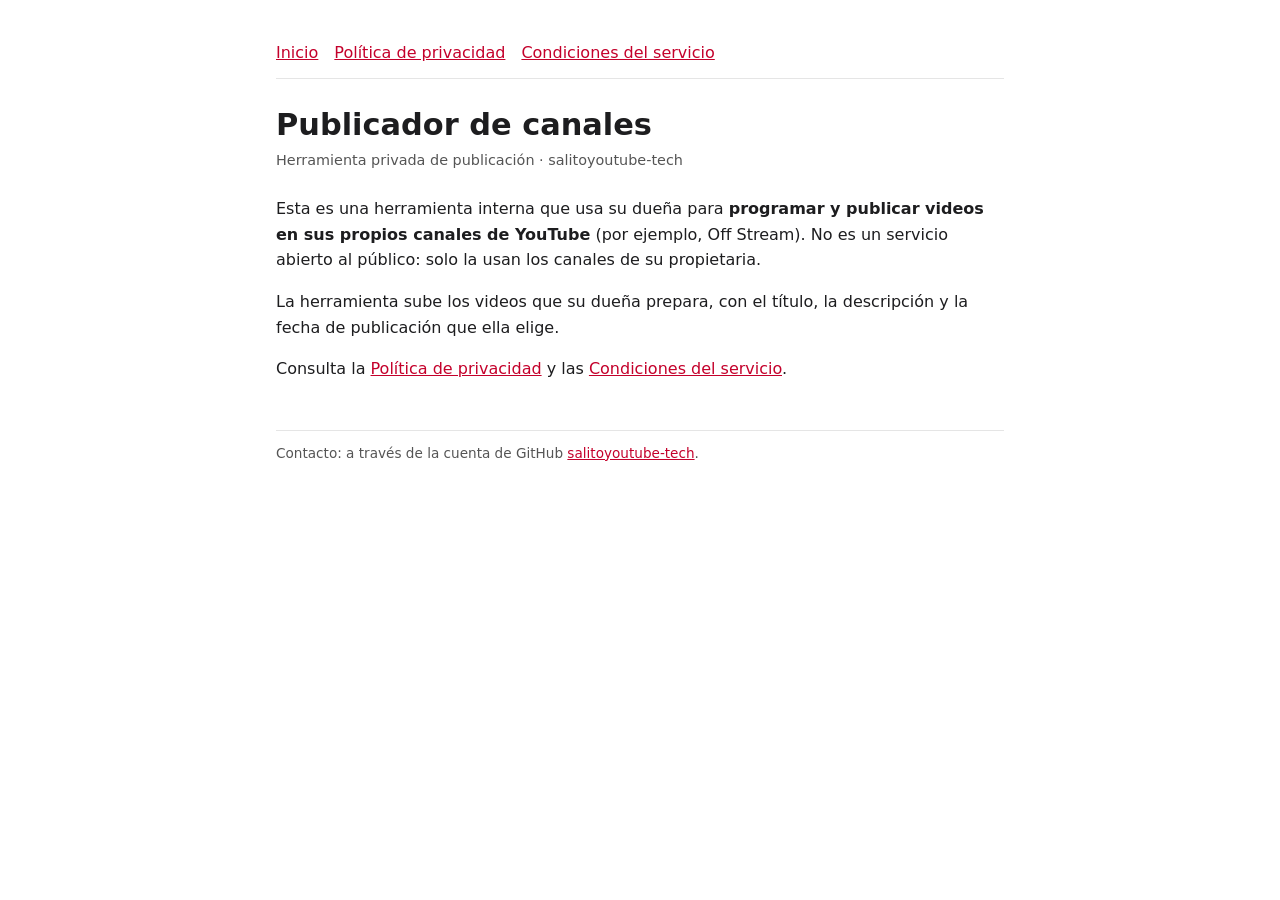
<file: index.html>
<!doctype html><html lang="es"><head><meta charset="utf-8"><meta name="viewport" content="width=device-width,initial-scale=1">
<title>Publicador de canales</title><link rel="stylesheet" href="estilo.css"></head><body><main><nav><a href="index.html">Inicio</a><a href="privacidad.html">Política de privacidad</a><a href="terminos.html">Condiciones del servicio</a></nav>
<h1>Publicador de canales</h1><p class="fecha">Herramienta privada de publicación · salitoyoutube-tech</p>
<p>Esta es una herramienta interna que usa su dueña para <b>programar y publicar videos en sus propios canales de YouTube</b>
(por ejemplo, Off Stream). No es un servicio abierto al público: solo la usan los canales de su propietaria.</p>
<p>La herramienta sube los videos que su dueña prepara, con el título, la descripción y la fecha de publicación que ella elige.</p>
<p>Consulta la <a href="privacidad.html">Política de privacidad</a> y las <a href="terminos.html">Condiciones del servicio</a>.</p>
<footer>Contacto: a través de la cuenta de GitHub <a href="https://github.com/salitoyoutube-tech">salitoyoutube-tech</a>.</footer></main></body></html>
</file>
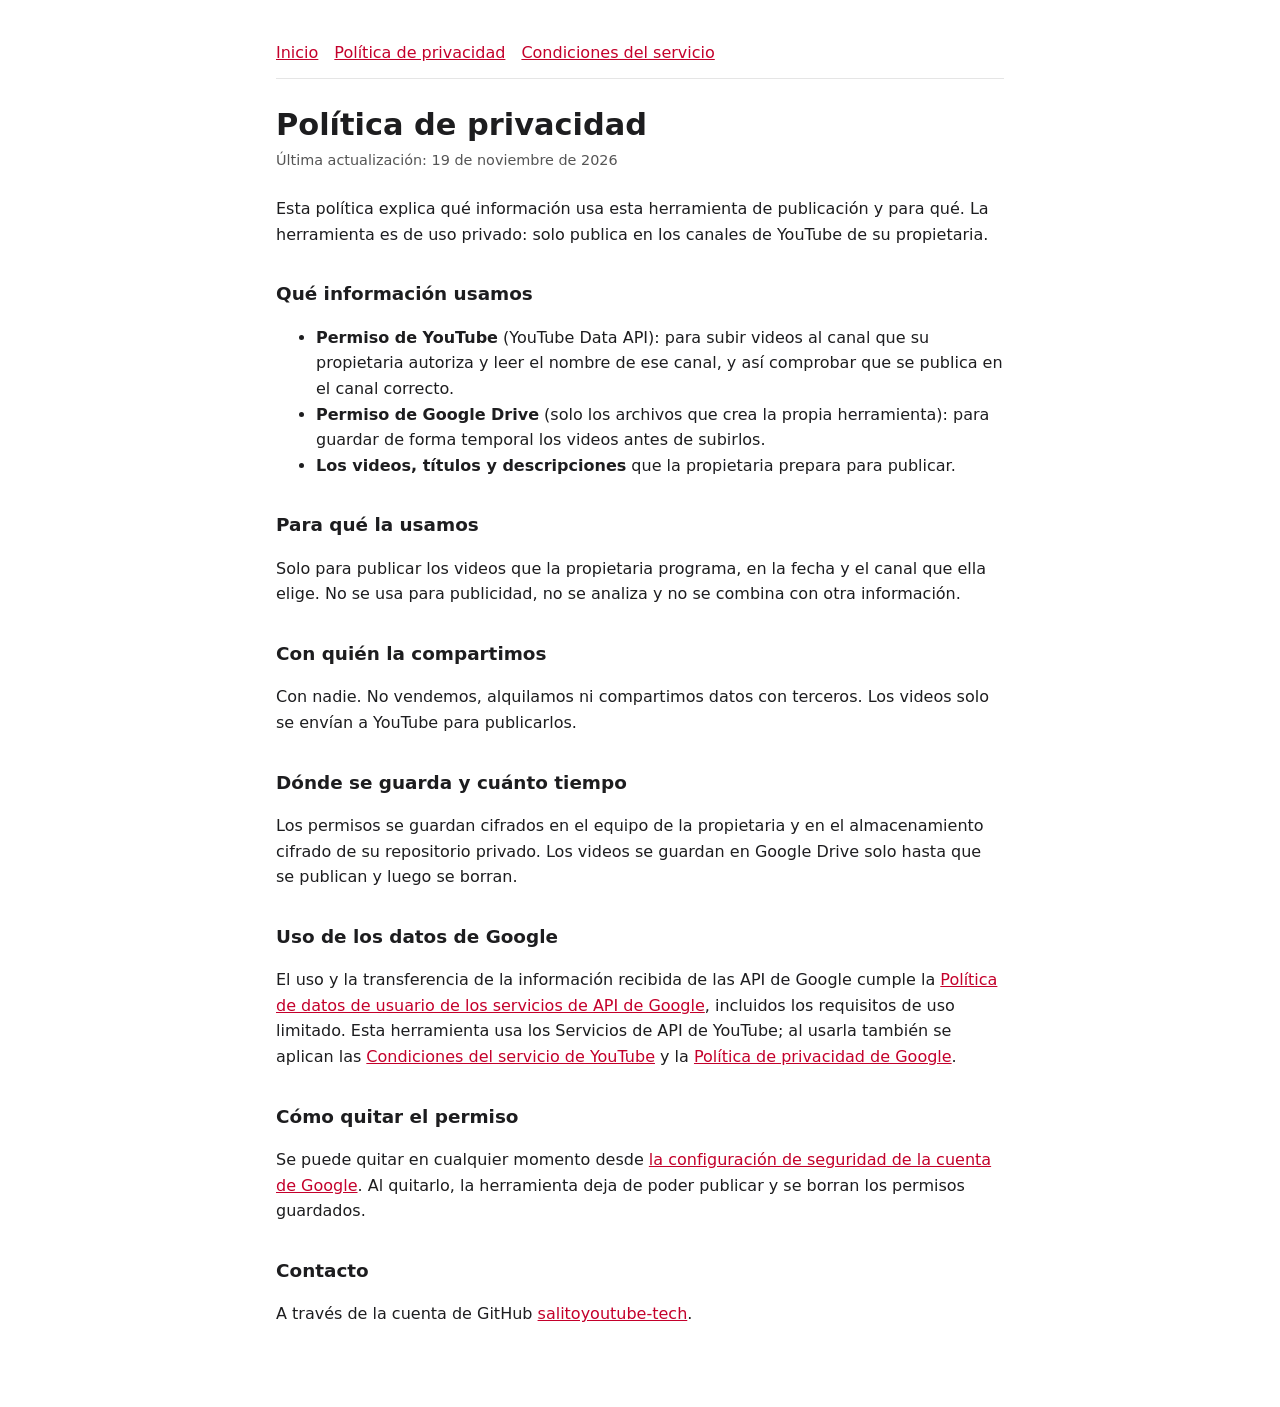
<file: privacidad.html>
<!doctype html><html lang="es"><head><meta charset="utf-8"><meta name="viewport" content="width=device-width,initial-scale=1">
<title>Política de privacidad</title><link rel="stylesheet" href="estilo.css"></head><body><main><nav><a href="index.html">Inicio</a><a href="privacidad.html">Política de privacidad</a><a href="terminos.html">Condiciones del servicio</a></nav>
<h1>Política de privacidad</h1><p class="fecha">Última actualización: 19 de noviembre de 2026</p>
<p>Esta política explica qué información usa esta herramienta de publicación y para qué. La herramienta es de uso privado:
solo publica en los canales de YouTube de su propietaria.</p>
<h2>Qué información usamos</h2>
<ul><li><b>Permiso de YouTube</b> (YouTube Data API): para subir videos al canal que su propietaria autoriza y leer el nombre de ese canal, y así comprobar que se publica en el canal correcto.</li>
<li><b>Permiso de Google Drive</b> (solo los archivos que crea la propia herramienta): para guardar de forma temporal los videos antes de subirlos.</li>
<li><b>Los videos, títulos y descripciones</b> que la propietaria prepara para publicar.</li></ul>
<h2>Para qué la usamos</h2>
<p>Solo para publicar los videos que la propietaria programa, en la fecha y el canal que ella elige. No se usa para publicidad,
no se analiza y no se combina con otra información.</p>
<h2>Con quién la compartimos</h2>
<p>Con nadie. No vendemos, alquilamos ni compartimos datos con terceros. Los videos solo se envían a YouTube para publicarlos.</p>
<h2>Dónde se guarda y cuánto tiempo</h2>
<p>Los permisos se guardan cifrados en el equipo de la propietaria y en el almacenamiento cifrado de su repositorio privado.
Los videos se guardan en Google Drive solo hasta que se publican y luego se borran.</p>
<h2>Uso de los datos de Google</h2>
<p>El uso y la transferencia de la información recibida de las API de Google cumple la
<a href="https://developers.google.com/terms/api-services-user-data-policy">Política de datos de usuario de los servicios de API de Google</a>,
incluidos los requisitos de uso limitado. Esta herramienta usa los Servicios de API de YouTube; al usarla también se aplican las
<a href="https://www.youtube.com/t/terms">Condiciones del servicio de YouTube</a> y la
<a href="https://policies.google.com/privacy">Política de privacidad de Google</a>.</p>
<h2>Cómo quitar el permiso</h2>
<p>Se puede quitar en cualquier momento desde <a href="https://myaccount.google.com/permissions">la configuración de seguridad de la cuenta de Google</a>.
Al quitarlo, la herramienta deja de poder publicar y se borran los permisos guardados.</p>
<h2>Contacto</h2><p>A través de la cuenta de GitHub <a href="https://github.com/salitoyoutube-tech">salitoyoutube-tech</a>.</p>
</main></body></html>
</file>
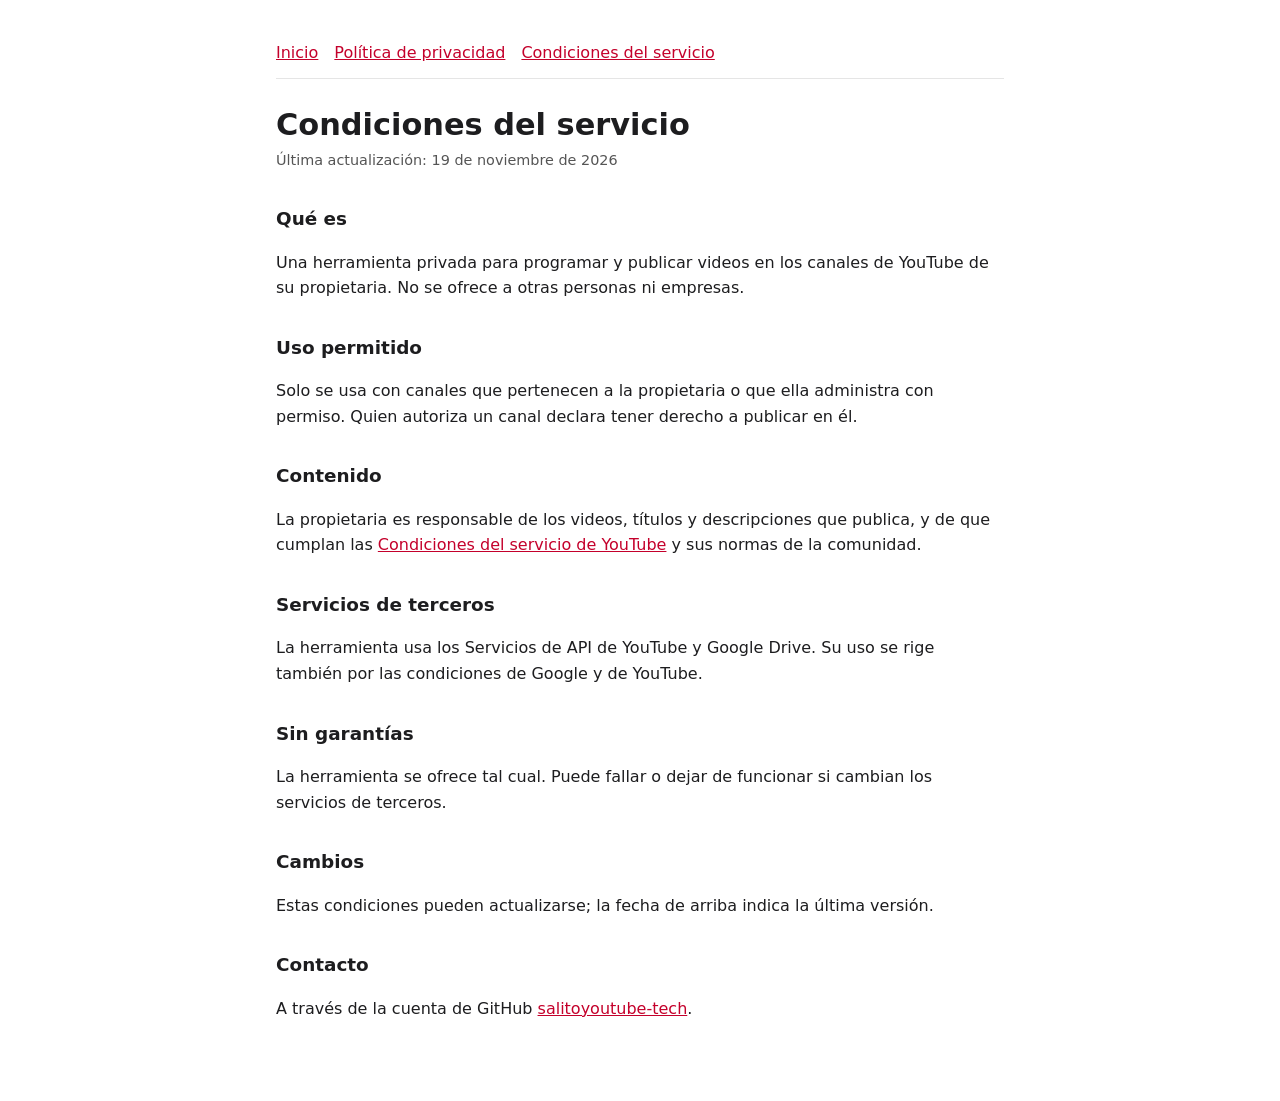
<file: terminos.html>
<!doctype html><html lang="es"><head><meta charset="utf-8"><meta name="viewport" content="width=device-width,initial-scale=1">
<title>Condiciones del servicio</title><link rel="stylesheet" href="estilo.css"></head><body><main><nav><a href="index.html">Inicio</a><a href="privacidad.html">Política de privacidad</a><a href="terminos.html">Condiciones del servicio</a></nav>
<h1>Condiciones del servicio</h1><p class="fecha">Última actualización: 19 de noviembre de 2026</p>
<h2>Qué es</h2><p>Una herramienta privada para programar y publicar videos en los canales de YouTube de su propietaria. No se ofrece
a otras personas ni empresas.</p>
<h2>Uso permitido</h2><p>Solo se usa con canales que pertenecen a la propietaria o que ella administra con permiso. Quien autoriza un
canal declara tener derecho a publicar en él.</p>
<h2>Contenido</h2><p>La propietaria es responsable de los videos, títulos y descripciones que publica, y de que cumplan las
<a href="https://www.youtube.com/t/terms">Condiciones del servicio de YouTube</a> y sus normas de la comunidad.</p>
<h2>Servicios de terceros</h2><p>La herramienta usa los Servicios de API de YouTube y Google Drive. Su uso se rige también por las
condiciones de Google y de YouTube.</p>
<h2>Sin garantías</h2><p>La herramienta se ofrece tal cual. Puede fallar o dejar de funcionar si cambian los servicios de terceros.</p>
<h2>Cambios</h2><p>Estas condiciones pueden actualizarse; la fecha de arriba indica la última versión.</p>
<h2>Contacto</h2><p>A través de la cuenta de GitHub <a href="https://github.com/salitoyoutube-tech">salitoyoutube-tech</a>.</p>
</main></body></html>
</file>
<file: estilo.css>
:root{--fondo:#ffffff;--texto:#1d1d1f;--suave:#555;--borde:#e5e5e5;--acento:#c4002b}
@media (prefers-color-scheme:dark){:root{--fondo:#111214;--texto:#ececec;--suave:#a0a0a0;--borde:#2a2b2e;--acento:#ff5a76}}
*{box-sizing:border-box}body{margin:0;background:var(--fondo);color:var(--texto);font:16px/1.6 system-ui,-apple-system,Segoe UI,Roboto,sans-serif}
main{max-width:760px;margin:0 auto;padding:40px 16px 64px}h1{font-size:1.9rem;line-height:1.2;margin:0 0 6px}
h2{font-size:1.15rem;margin:32px 0 6px}p,li{color:var(--texto)}.fecha{color:var(--suave);font-size:.9rem;margin:0 0 24px}
a{color:var(--acento)}nav{display:flex;gap:16px;flex-wrap:wrap;border-bottom:1px solid var(--borde);padding-bottom:12px;margin-bottom:28px}
footer{margin-top:48px;border-top:1px solid var(--borde);padding-top:12px;color:var(--suave);font-size:.85rem}
</file>
